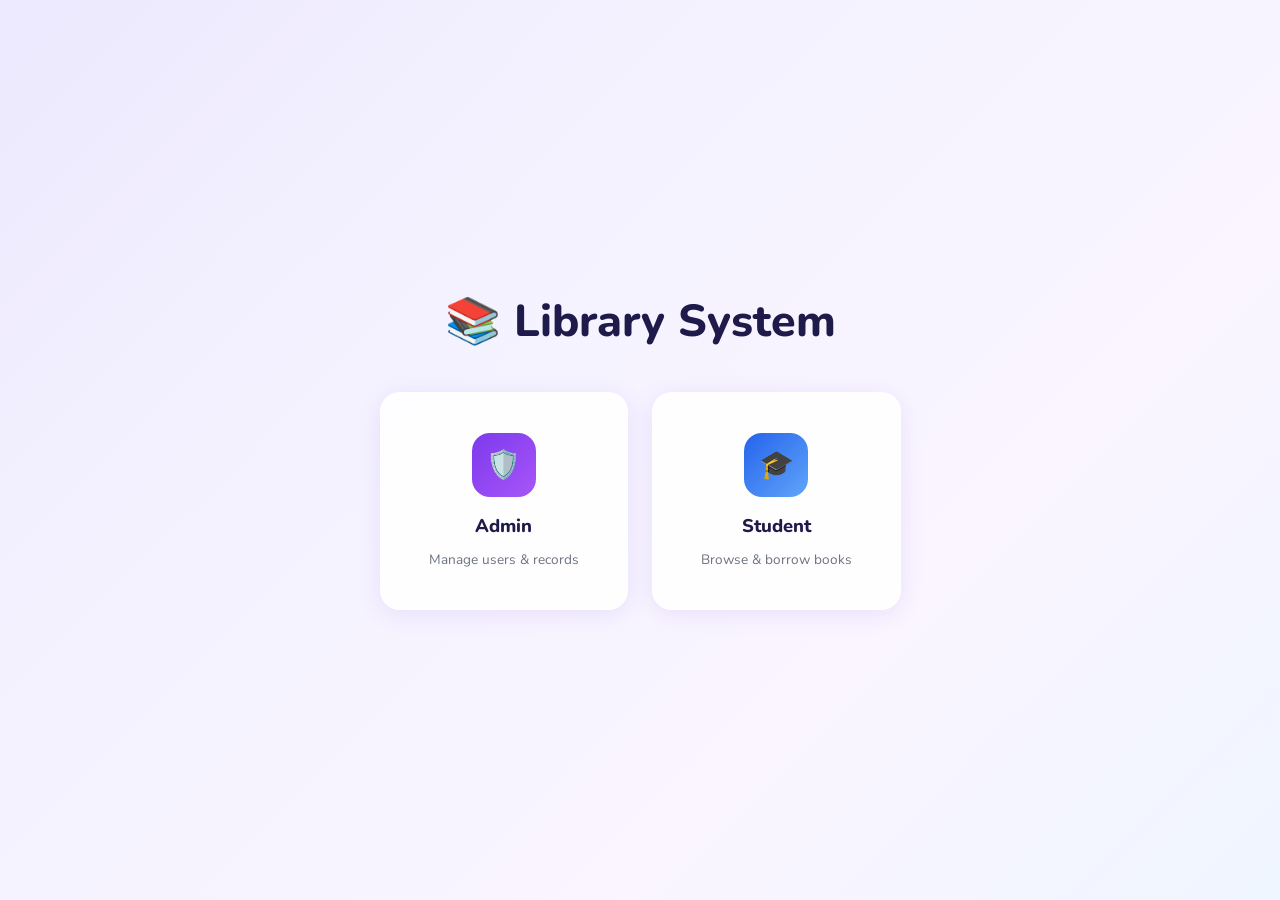
<file: index.html>
<!DOCTYPE html>
<html lang="en">
<head>
  <meta charset="UTF-8">
  <meta name="viewport" content="width=device-width, initial-scale=1.0">
  <title>Library System</title>
  <link rel="stylesheet" href="style.css">
</head>
<body>

<div class="index-wrapper">
  <div class="index-title">
    📚 Library System
  </div>

  <div class="role-cards">
    <a href="admin_login.html" class="role-card admin">
      <div class="role-icon">🛡️</div>
      <div class="role-label">Admin</div>
      <div class="role-desc">Manage users & records</div>
    </a>
    <a href="student_login.html" class="role-card student">
      <div class="role-icon">🎓</div>
      <div class="role-label">Student</div>
      <div class="role-desc">Browse & borrow books</div>
    </a>
  </div>
</div>

</body>
</html>
</file>
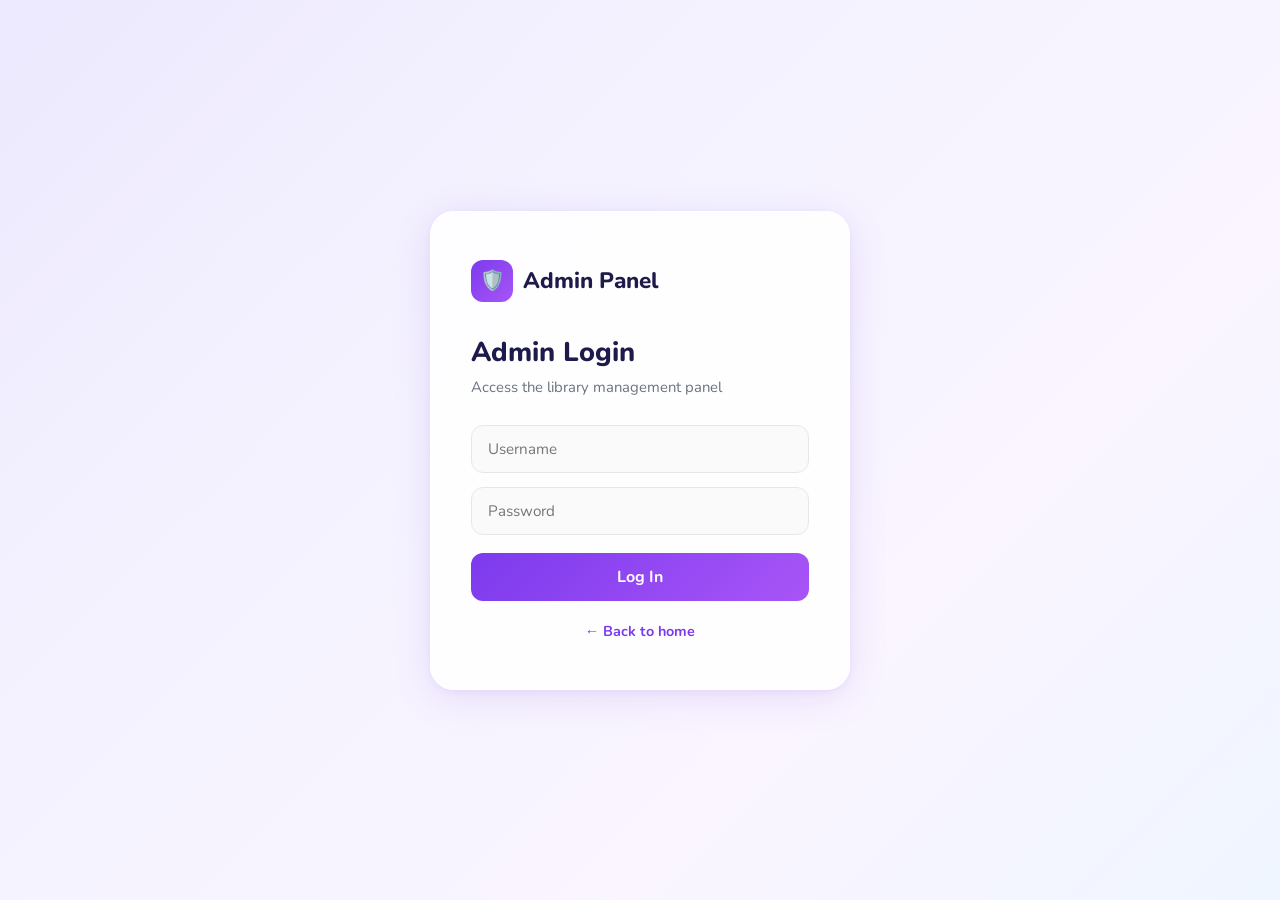
<file: admin_login.html>
<!DOCTYPE html>
<html lang="en">
<head>
  <meta charset="UTF-8">
  <meta name="viewport" content="width=device-width, initial-scale=1.0">
  <title>Admin Login</title>
  <link rel="stylesheet" href="style.css">
  <script src="script.js" defer></script>
</head>
<body>

<div class="auth-wrapper">
  <div class="auth-card">
    <div class="logo">
      <div class="logo-icon">🛡️</div>
      <span class="logo-text">Admin Panel</span>
    </div>
    <h2>Admin Login</h2>
    <p class="subtitle">Access the library management panel</p>

    <input type="text" id="username" placeholder="Username">
    <input type="password" id="password" placeholder="Password">

    <button class="btn-primary" onclick="adminLogin()">Log In</button>

    <div class="auth-footer">
      <a href="index.html">← Back to home</a>
    </div>
  </div>
</div>

</body>
</html>
</file>
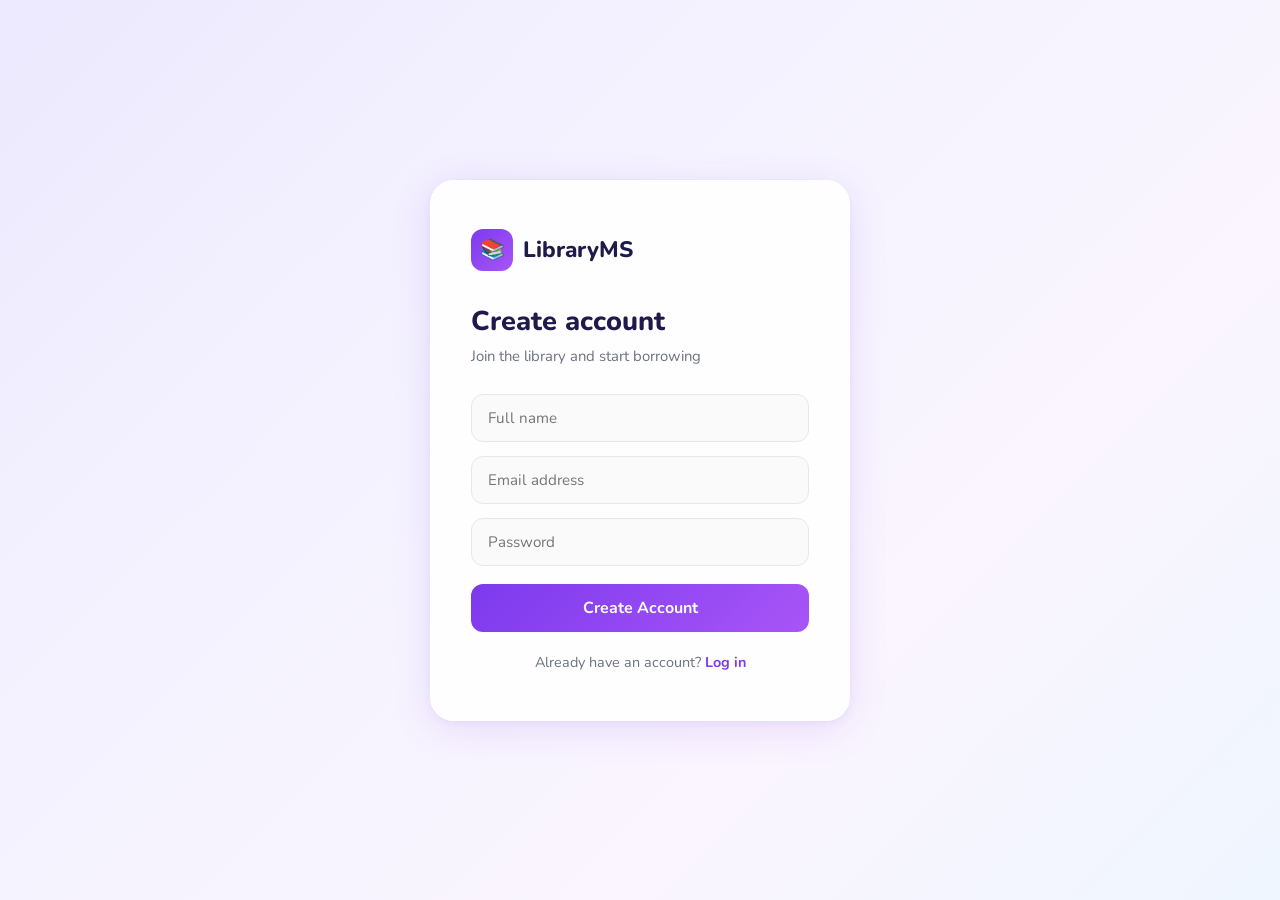
<file: signup.html>
<!DOCTYPE html>
<html lang="en">
<head>
  <meta charset="UTF-8">
  <meta name="viewport" content="width=device-width, initial-scale=1.0">
  <title>Student Signup</title>
  <link rel="stylesheet" href="style.css">
  <script src="script.js" defer></script>
</head>
<body>

<div class="auth-wrapper">
  <div class="auth-card">
    <div class="logo">
      <div class="logo-icon">📚</div>
      <span class="logo-text">LibraryMS</span>
    </div>
    <h2>Create account</h2>
    <p class="subtitle">Join the library and start borrowing</p>

    <input type="text" id="name" placeholder="Full name">
    <input type="email" id="email" placeholder="Email address">
    <input type="password" id="password" placeholder="Password">

    <button class="btn-primary" onclick="signup()">Create Account</button>

    <div class="auth-footer">
      Already have an account? <a href="student_login.html">Log in</a>
    </div>
  </div>
</div>

</body>
</html>
</file>
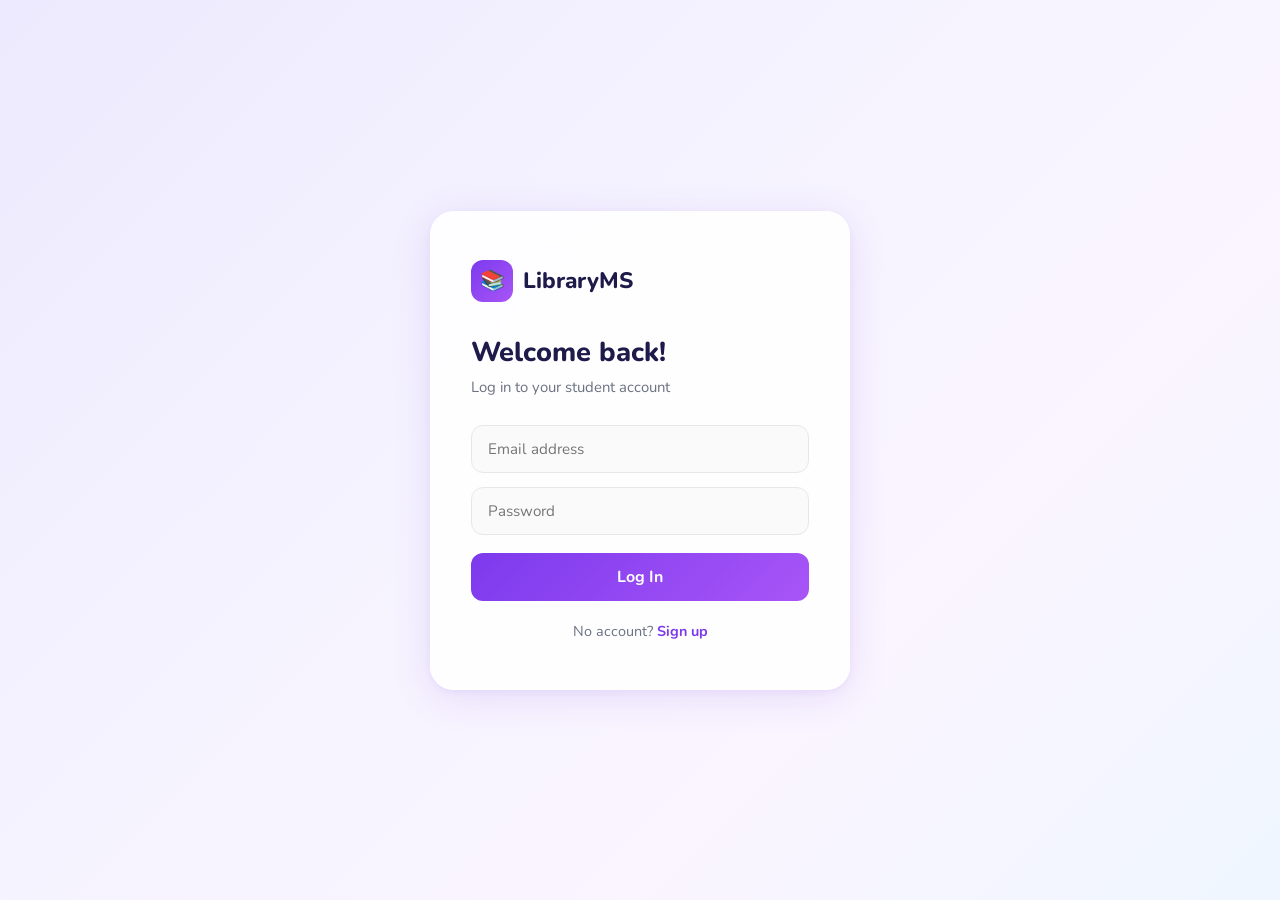
<file: student_login.html>
<!DOCTYPE html>
<html lang="en">
<head>
  <meta charset="UTF-8">
  <meta name="viewport" content="width=device-width, initial-scale=1.0">
  <title>Student Login</title>
  <link rel="stylesheet" href="style.css">
  <script src="script.js" defer></script>
</head>
<body>

<div class="auth-wrapper">
  <div class="auth-card">
    <div class="logo">
      <div class="logo-icon">📚</div>
      <span class="logo-text">LibraryMS</span>
    </div>
    <h2>Welcome back!</h2>
    <p class="subtitle">Log in to your student account</p>

    <input type="email" id="email" placeholder="Email address">
    <input type="password" id="password" placeholder="Password">

    <button class="btn-primary" onclick="studentLogin()">Log In</button>

    <div class="auth-footer">
      No account? <a href="signup.html">Sign up</a>
    </div>
  </div>
</div>

</body>
</html>
</file>
<file: style.css>
@import url('https://fonts.googleapis.com/css2?family=Nunito:wght@400;500;600;700;800&display=swap');

*, *::before, *::after {
  box-sizing: border-box;
  margin: 0;
  padding: 0;
}

body {
  font-family: 'Nunito', sans-serif;
  background: linear-gradient(135deg, #ede9fe 0%, #f5f3ff 40%, #faf5ff 70%, #eff6ff 100%);
  min-height: 100vh;
  color: #1e1b4b;
}

/* ─── AUTH PAGES ─── */
.auth-wrapper {
  display: flex;
  align-items: center;
  justify-content: center;
  min-height: 100vh;
  padding: 20px;
}

.auth-card {
  background: rgba(255,255,255,0.85);
  backdrop-filter: blur(20px);
  border-radius: 24px;
  padding: 48px 40px;
  width: 100%;
  max-width: 420px;
  box-shadow: 0 8px 40px rgba(109,40,217,0.12), 0 2px 8px rgba(109,40,217,0.06);
  border: 1px solid rgba(255,255,255,0.9);
}

.auth-card .logo {
  display: flex;
  align-items: center;
  gap: 10px;
  margin-bottom: 32px;
}

.auth-card .logo-icon {
  width: 42px;
  height: 42px;
  background: linear-gradient(135deg, #7c3aed, #a855f7);
  border-radius: 12px;
  display: flex;
  align-items: center;
  justify-content: center;
  font-size: 20px;
}

.auth-card .logo-text {
  font-size: 1.4rem;
  font-weight: 800;
  color: #1e1b4b;
}

.auth-card h2 {
  font-size: 1.7rem;
  font-weight: 800;
  color: #1e1b4b;
  margin-bottom: 6px;
}

.auth-card .subtitle {
  color: #6b7280;
  font-size: 0.93rem;
  margin-bottom: 28px;
}

.auth-card input {
  width: 100%;
  padding: 13px 16px;
  border: 1.5px solid #e5e7eb;
  border-radius: 12px;
  font-family: 'Nunito', sans-serif;
  font-size: 0.95rem;
  color: #1e1b4b;
  background: #fafafa;
  margin-bottom: 14px;
  outline: none;
  transition: border-color 0.2s, box-shadow 0.2s;
}

.auth-card input:focus {
  border-color: #7c3aed;
  box-shadow: 0 0 0 3px rgba(124,58,237,0.1);
  background: #fff;
}

.auth-card .btn-primary {
  width: 100%;
  padding: 13px;
  background: linear-gradient(135deg, #7c3aed, #a855f7);
  color: white;
  border: none;
  border-radius: 12px;
  font-family: 'Nunito', sans-serif;
  font-size: 1rem;
  font-weight: 700;
  cursor: pointer;
  transition: opacity 0.2s, transform 0.15s;
  margin-top: 4px;
}

.auth-card .btn-primary:hover {
  opacity: 0.9;
  transform: translateY(-1px);
}

.auth-card .auth-footer {
  text-align: center;
  margin-top: 20px;
  color: #6b7280;
  font-size: 0.9rem;
}

.auth-card .auth-footer a {
  color: #7c3aed;
  font-weight: 700;
  text-decoration: none;
}

.auth-card .auth-footer a:hover {
  text-decoration: underline;
}

/* ─── INDEX PAGE ─── */
.index-wrapper {
  display: flex;
  flex-direction: column;
  align-items: center;
  justify-content: center;
  min-height: 100vh;
  gap: 40px;
}

.index-title {
  font-size: 2.8rem;
  font-weight: 800;
  color: #1e1b4b;
  display: flex;
  align-items: center;
  gap: 12px;
}

.role-cards {
  display: flex;
  gap: 24px;
}

.role-card {
  background: rgba(255,255,255,0.85);
  backdrop-filter: blur(20px);
  border-radius: 20px;
  padding: 40px 48px;
  text-align: center;
  cursor: pointer;
  text-decoration: none;
  color: #1e1b4b;
  box-shadow: 0 4px 24px rgba(109,40,217,0.1);
  border: 1.5px solid rgba(255,255,255,0.9);
  transition: transform 0.2s, box-shadow 0.2s;
  display: flex;
  flex-direction: column;
  align-items: center;
  gap: 12px;
}

.role-card:hover {
  transform: translateY(-4px);
  box-shadow: 0 12px 36px rgba(109,40,217,0.18);
}

.role-card .role-icon {
  width: 64px;
  height: 64px;
  border-radius: 18px;
  display: flex;
  align-items: center;
  justify-content: center;
  font-size: 28px;
  margin-bottom: 4px;
}

.role-card.admin .role-icon { background: linear-gradient(135deg, #7c3aed, #a855f7); }
.role-card.student .role-icon { background: linear-gradient(135deg, #2563eb, #60a5fa); }

.role-card .role-label {
  font-size: 1.15rem;
  font-weight: 800;
}

.role-card .role-desc {
  font-size: 0.85rem;
  color: #6b7280;
}

/* ─── DASHBOARD LAYOUT ─── */
.container {
  display: flex;
  height: 100vh;
  overflow: hidden;
}

/* ─── SIDEBAR ─── */
.sidebar {
  width: 220px;
  background: rgba(255,255,255,0.75);
  backdrop-filter: blur(20px);
  border-right: 1px solid rgba(255,255,255,0.8);
  padding: 28px 16px;
  display: flex;
  flex-direction: column;
  gap: 4px;
  flex-shrink: 0;
}

.sidebar .brand {
  display: flex;
  align-items: center;
  gap: 10px;
  padding: 0 8px;
  margin-bottom: 28px;
}

.sidebar .brand-icon {
  width: 36px;
  height: 36px;
  background: linear-gradient(135deg, #7c3aed, #a855f7);
  border-radius: 10px;
  display: flex;
  align-items: center;
  justify-content: center;
  font-size: 16px;
}

.sidebar .brand-name {
  font-size: 1.1rem;
  font-weight: 800;
  color: #1e1b4b;
}

.sidebar .nav-label {
  font-size: 0.72rem;
  font-weight: 700;
  color: #9ca3af;
  text-transform: uppercase;
  letter-spacing: 0.08em;
  padding: 12px 12px 6px;
}

.sidebar button {
  display: flex;
  align-items: center;
  gap: 10px;
  width: 100%;
  padding: 11px 14px;
  background: transparent;
  border: none;
  border-radius: 12px;
  font-family: 'Nunito', sans-serif;
  font-size: 0.93rem;
  font-weight: 600;
  color: #6b7280;
  cursor: pointer;
  text-align: left;
  transition: all 0.18s;
}

.sidebar button:hover,
.sidebar button.active {
  background: linear-gradient(135deg, #7c3aed, #a855f7);
  color: white;
}

.sidebar button .nav-icon {
  font-size: 1.1rem;
  width: 20px;
  text-align: center;
}

.sidebar .logout-btn {
  margin-top: auto;
  color: #ef4444;
}

.sidebar .logout-btn:hover {
  background: #fef2f2;
  color: #ef4444;
}

/* ─── MAIN CONTENT ─── */
.main {
  flex: 1;
  overflow-y: auto;
  padding: 28px 32px;
  display: flex;
  flex-direction: column;
  gap: 0;
}

/* ─── HEADER BANNER ─── */
.dashboard-banner {
  background: linear-gradient(135deg, #7c3aed 0%, #a855f7 60%, #c084fc 100%);
  border-radius: 20px;
  padding: 28px 32px;
  color: white;
  margin-bottom: 28px;
  display: flex;
  align-items: center;
  justify-content: space-between;
  position: relative;
  overflow: hidden;
}

.dashboard-banner::before {
  content: '';
  position: absolute;
  right: -20px;
  top: -20px;
  width: 180px;
  height: 180px;
  background: rgba(255,255,255,0.08);
  border-radius: 50%;
}

.dashboard-banner::after {
  content: '';
  position: absolute;
  right: 60px;
  bottom: -40px;
  width: 120px;
  height: 120px;
  background: rgba(255,255,255,0.06);
  border-radius: 50%;
}

.banner-text h2 {
  font-size: 1.5rem;
  font-weight: 800;
  margin-bottom: 4px;
}

.banner-text p {
  font-size: 0.9rem;
  opacity: 0.85;
}

.banner-emoji {
  font-size: 4rem;
  position: relative;
  z-index: 1;
}

/* ─── SECTIONS ─── */
.section { display: none; }
.section.active { display: block; }

.section-title {
  font-size: 1.15rem;
  font-weight: 800;
  color: #1e1b4b;
  margin-bottom: 16px;
}

/* ─── SEARCH BAR ROW ─── */
.search-row {
  display: flex;
  gap: 10px;
  margin-bottom: 20px;
  align-items: center;
}

.search-row input {
  flex: 1;
  padding: 12px 16px;
  border: 1.5px solid #e5e7eb;
  border-radius: 12px;
  font-family: 'Nunito', sans-serif;
  font-size: 0.93rem;
  color: #1e1b4b;
  background: rgba(255,255,255,0.8);
  outline: none;
  transition: border-color 0.2s, box-shadow 0.2s;
}

.search-row input:focus {
  border-color: #7c3aed;
  box-shadow: 0 0 0 3px rgba(124,58,237,0.1);
}

.search-row select {
  padding: 12px 14px;
  border: 1.5px solid #e5e7eb;
  border-radius: 12px;
  font-family: 'Nunito', sans-serif;
  font-size: 0.9rem;
  color: #374151;
  background: rgba(255,255,255,0.8);
  outline: none;
  cursor: pointer;
}

.btn-search {
  padding: 12px 20px;
  background: linear-gradient(135deg, #7c3aed, #a855f7);
  color: white;
  border: none;
  border-radius: 12px;
  font-family: 'Nunito', sans-serif;
  font-size: 0.93rem;
  font-weight: 700;
  cursor: pointer;
  transition: opacity 0.2s, transform 0.15s;
  white-space: nowrap;
}

.btn-search:hover {
  opacity: 0.9;
  transform: translateY(-1px);
}

/* ─── BOOK GRID / CARDS ─── */
#bookList {
  display: grid;
  grid-template-columns: repeat(auto-fill, minmax(300px, 1fr));
  gap: 14px;
}

.card {
  background: rgba(255,255,255,0.85);
  backdrop-filter: blur(12px);
  border-radius: 16px;
  padding: 16px;
  display: flex;
  gap: 14px;
  align-items: flex-start;
  box-shadow: 0 2px 12px rgba(109,40,217,0.07);
  border: 1px solid rgba(255,255,255,0.9);
  transition: transform 0.18s, box-shadow 0.18s;
}

.card:hover {
  transform: translateY(-2px);
  box-shadow: 0 6px 24px rgba(109,40,217,0.13);
}

.book-cover {
  width: 68px;
  height: 100px;
  object-fit: cover;
  border-radius: 10px;
  flex-shrink: 0;
  box-shadow: 0 3px 10px rgba(0,0,0,0.12);
}

.book-info {
  flex: 1;
  min-width: 0;
}

.book-info strong {
  display: block;
  font-size: 0.93rem;
  font-weight: 700;
  color: #1e1b4b;
  margin-bottom: 3px;
  white-space: nowrap;
  overflow: hidden;
  text-overflow: ellipsis;
}

.book-info span {
  font-size: 0.82rem;
  color: #7c3aed;
  font-weight: 600;
}

.toggle-text {
  font-size: 0.8rem;
  color: #9ca3af;
  cursor: pointer;
  margin-top: 8px;
  text-decoration: underline dotted;
  transition: color 0.15s;
}

.toggle-text:hover { color: #7c3aed; }

.description {
  display: none;
  font-size: 0.82rem;
  color: #6b7280;
  margin-top: 8px;
  line-height: 1.5;
}

/* ─── BORROW / RETURN BUTTONS ─── */
.borrow-btn {
  padding: 8px 14px;
  background: linear-gradient(135deg, #7c3aed, #a855f7);
  color: white;
  border: none;
  border-radius: 10px;
  font-family: 'Nunito', sans-serif;
  font-size: 0.82rem;
  font-weight: 700;
  cursor: pointer;
  flex-shrink: 0;
  transition: opacity 0.2s, transform 0.15s;
  align-self: center;
}

.borrow-btn:hover { opacity: 0.88; transform: translateY(-1px); }
.borrow-btn:disabled { background: #d1d5db; cursor: default; transform: none; }

.return-btn {
  padding: 8px 14px;
  background: linear-gradient(135deg, #dc2626, #f87171);
  color: white;
  border: none;
  border-radius: 10px;
  font-family: 'Nunito', sans-serif;
  font-size: 0.82rem;
  font-weight: 700;
  cursor: pointer;
  flex-shrink: 0;
  transition: opacity 0.2s, transform 0.15s;
  align-self: center;
}

.return-btn:hover { opacity: 0.88; transform: translateY(-1px); }

/* ─── BORROWED LIST ─── */
#borrowList {
  display: flex;
  flex-direction: column;
  gap: 12px;
}

#borrowList .card .book-meta {
  font-size: 0.8rem;
  color: #9ca3af;
  margin-top: 4px;
}

.due-badge {
  display: inline-block;
  padding: 3px 10px;
  background: #fef3c7;
  color: #d97706;
  border-radius: 20px;
  font-size: 0.78rem;
  font-weight: 700;
  margin-top: 6px;
}

/* ─── PROFILE ─── */
.profile-card {
  background: rgba(255,255,255,0.85);
  border-radius: 20px;
  padding: 32px;
  display: flex;
  align-items: center;
  gap: 20px;
  max-width: 400px;
  box-shadow: 0 2px 12px rgba(109,40,217,0.08);
}

.avatar {
  width: 72px;
  height: 72px;
  background: linear-gradient(135deg, #7c3aed, #a855f7);
  border-radius: 50%;
  display: flex;
  align-items: center;
  justify-content: center;
  font-size: 28px;
  flex-shrink: 0;
}

.profile-info p {
  font-size: 0.9rem;
  color: #6b7280;
}

.profile-info h3 {
  font-size: 1.1rem;
  font-weight: 800;
  color: #1e1b4b;
}

/* ─── ADMIN RECORDS ─── */
#recordsList {
  display: flex;
  flex-direction: column;
  gap: 12px;
}

#recordsList .card {
  flex-direction: column;   
  align-items: flex-start;  
  gap: 6px;               
}

.record-label {
  font-size: 0.75rem;
  color: #9ca3af;
}

.record-value {
  font-size: 0.9rem;
  font-weight: 600;
  color: #1e1b4b;
}

.record-row {
  display: grid;
  grid-template-columns: 1fr 2fr 1fr;
  padding: 10px 14px;
  background: rgba(255,255,255,0.85);
  border-radius: 12px;
  font-size: 0.9rem;
}

.record-header {
  font-weight: 700;
  background: transparent;
  color: #6b7280;
}

/* ─── PROFILE EDIT BUTTON ─── */
.btn-edit-profile {
  background: linear-gradient(135deg, #7c3aed, #a855f7);
  color: white;
  border: none;
  padding: 10px 16px;
  border-radius: 12px;
  font-size: 0.85rem;
  font-weight: 600;
  cursor: pointer;
  transition: all 0.3s ease;
  margin-top: 12px;
}

.btn-edit-profile:hover {
  transform: translateY(-2px);
  box-shadow: 0 4px 12px rgba(124, 58, 237, 0.3);
}

/* ─── MODAL ─── */
.modal {
  display: none;
  position: fixed;
  z-index: 1000;
  left: 0;
  top: 0;
  width: 100%;
  height: 100%;
  background-color: rgba(0, 0, 0, 0.5);
  backdrop-filter: blur(4px);
}

.modal-content {
  background: rgba(255, 255, 255, 0.95);
  backdrop-filter: blur(20px);
  margin: 10% auto;
  padding: 0;
  border-radius: 20px;
  width: 90%;
  max-width: 450px;
  box-shadow: 0 8px 40px rgba(109, 40, 217, 0.2);
  border: 1px solid rgba(255, 255, 255, 0.9);
  animation: modalSlideIn 0.3s ease-out;
}

@keyframes modalSlideIn {
  from {
    opacity: 0;
    transform: translateY(-50px);
  }
  to {
    opacity: 1;
    transform: translateY(0);
  }
}

.modal-header {
  display: flex;
  justify-content: space-between;
  align-items: center;
  padding: 24px 28px;
  border-bottom: 1px solid rgba(109, 40, 217, 0.1);
}

.modal-header h3 {
  font-size: 1.3rem;
  font-weight: 700;
  color: #1e1b4b;
}

.close {
  color: #9ca3af;
  font-size: 28px;
  font-weight: bold;
  cursor: pointer;
  line-height: 1;
  transition: color 0.2s ease;
}

.close:hover {
  color: #4b5563;
}

/* ─── PROFILE FORM ─── */
#editProfileForm {
  padding: 28px;
}

.form-group {
  margin-bottom: 20px;
}

.form-group label {
  display: block;
  margin-bottom: 8px;
  font-weight: 600;
  color: #374151;
  font-size: 0.9rem;
}

.form-group input {
  width: 100%;
  padding: 12px 16px;
  border: 2px solid #e5e7eb;
  border-radius: 12px;
  font-size: 0.95rem;
  transition: all 0.2s ease;
  background: rgba(255, 255, 255, 0.8);
}

.form-group input:focus {
  outline: none;
  border-color: #7c3aed;
  box-shadow: 0 0 0 3px rgba(124, 58, 237, 0.1);
}

.form-group input::placeholder {
  color: #9ca3af;
}

.form-actions {
  display: flex;
  gap: 12px;
  margin-top: 24px;
}

.btn-cancel, .btn-save {
  flex: 1;
  padding: 12px 20px;
  border: none;
  border-radius: 12px;
  font-size: 0.9rem;
  font-weight: 600;
  cursor: pointer;
  transition: all 0.2s ease;
}

.btn-cancel {
  background: #f3f4f6;
  color: #6b7280;
}

.btn-cancel:hover {
  background: #e5e7eb;
}

.btn-save {
  background: linear-gradient(135deg, #7c3aed, #a855f7);
  color: white;
}

.btn-save:hover {
  transform: translateY(-1px);
  box-shadow: 0 4px 12px rgba(124, 58, 237, 0.3);
}

/* ─── EMPTY STATE ─── */
.empty-state {
  text-align: center;
  padding: 48px 20px;
  color: #9ca3af;
}

.empty-state .empty-icon {
  font-size: 3rem;
  margin-bottom: 12px;
}

.empty-state p {
  font-size: 0.93rem;
}

.users-grid {
  display: grid;
  grid-template-columns: repeat(auto-fill, minmax(200px, 1fr));
  gap: 10px;
}

.users-grid .card {
  padding: 10px 12px !important;
  gap: 6px !important;
  align-items: flex-start !important;
  min-height: auto !important;
}

.users-grid .book-info {
  line-height: 1.2;
}

.users-grid .book-info strong {
  font-size: 0.88rem;
}

.users-grid .book-info span {
  font-size: 0.75rem;
  color: #9ca3af;
}

.users-subtitle {
  color: #9ca3af;
  font-size: 0.85rem;
  margin-bottom: 12px;
}

.user-icon {
  font-size: 1.2rem;
  flex-shrink: 0;
  margin-top: 2px;
}

/* ─── ANALYTICS ─── */

#analyticsData {
  display: grid;
  grid-template-columns: repeat(auto-fit, minmax(220px, 1fr));
  gap: 14px;
  margin-top: 16px;
}

/* analytics cards */
.analytics-card {
  background: rgba(255, 255, 255, 0.85);
  backdrop-filter: blur(12px);
  border-radius: 16px;
  padding: 18px;
  box-shadow: 0 2px 12px rgba(109, 40, 217, 0.08);
  border: 1px solid rgba(255, 255, 255, 0.9);
  transition: transform 0.18s, box-shadow 0.18s;
}

.analytics-card:hover {
  transform: translateY(-3px);
  box-shadow: 0 6px 24px rgba(109, 40, 217, 0.15);
}

.analytics-title {
  font-size: 0.85rem;
  font-weight: 700;
  color: #6b7280;
  margin-bottom: 6px;
  display: flex;
  align-items: center;
  gap: 6px;
}

.analytics-value {
  font-size: 1.4rem;
  font-weight: 800;
  color: #1e1b4b;
}

.analytics-sub {
  font-size: 0.8rem;
  color: #9ca3af;
  margin-top: 4px;
}

.analytics-chart {
  margin-top: 20px;
  background: rgba(255, 255, 255, 0.75);
  border-radius: 16px;
  padding: 16px;
  box-shadow: 0 2px 10px rgba(0,0,0,0.05);
}
</file>
